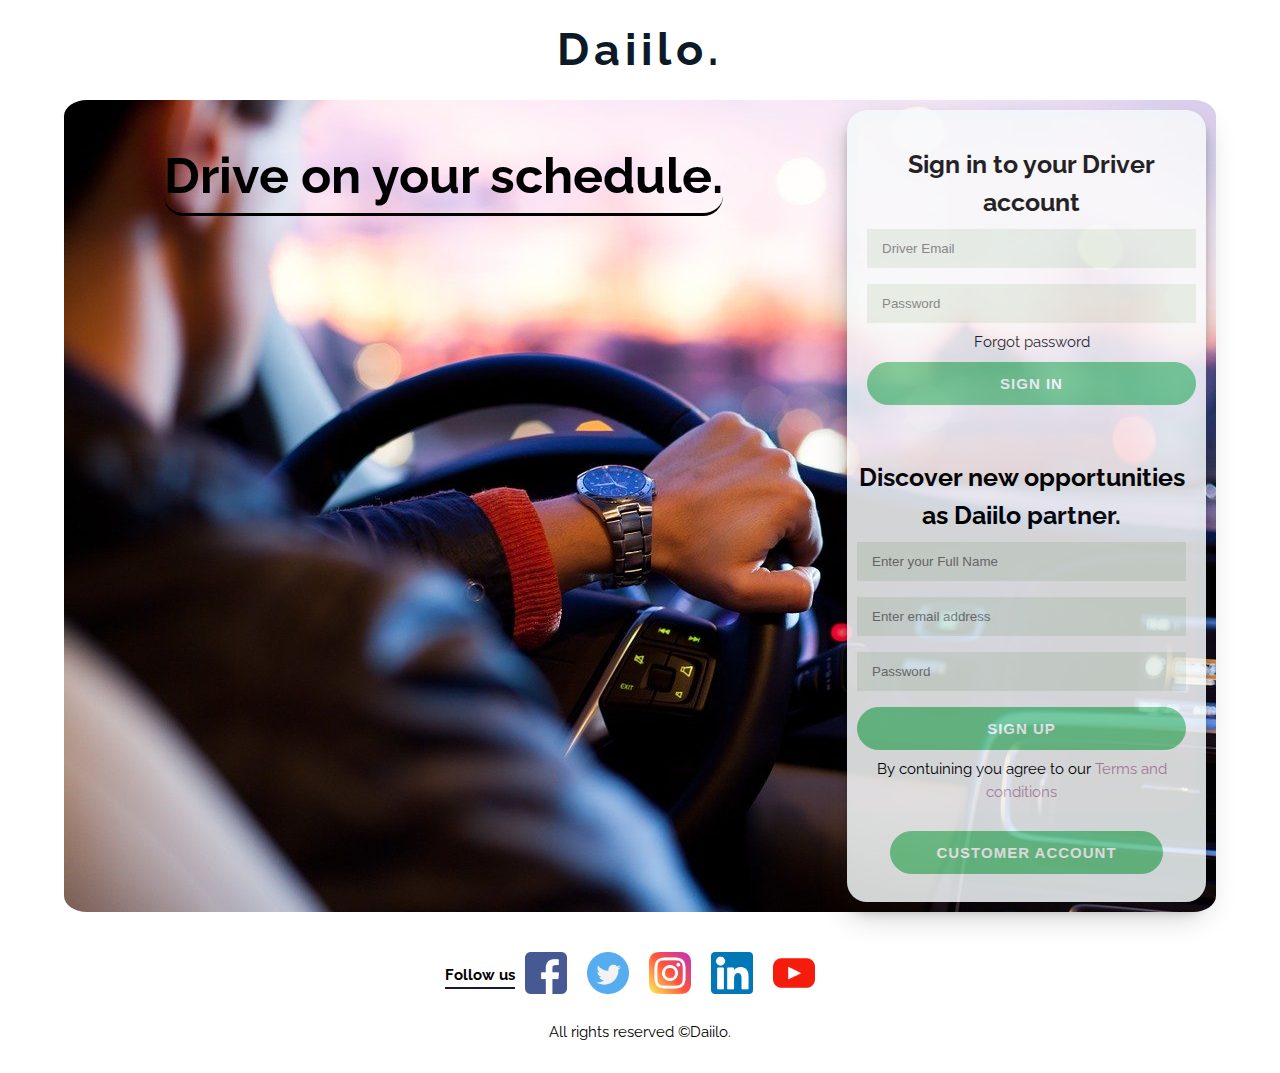
<file: Dsign_up.html>
<!DOCTYPE html>
<html lang="en">
<head>
    <meta charset="UTF-8">
    <meta name="viewport" content="width=<device-width>, initial-scale=1.0">
    <link rel="stylesheet" href="https://fonts.googleapis.com/css?family=Raleway">
    <title>Daiili. Driver Account</title>
    <link rel="stylesheet" href="/Style/dsignup.css">
</head>
<body>
    <header>
        <h1><a href="index.html">Daiilo.</a></h1>
    </header>
    <!-- form container -->
    <main>
    <div class="container">
        <div class="image_text">
            <h1>
                Drive on your schedule.
            </h1>
        </div>
        <div class="accounts">
            <div class="signin">
                <h2>Sign in to your Driver account</h2>
                <form action="#">
                    <input type="text" id="Username" placeholder="Driver Email">
                    <input type="password" id="password" placeholder="Password">
                    <a href="#">Forgot password</a>
                    <input class="btn" type="submit" value="Sign In">
                </form>
            </div>
            <div class="signup">
                <h2>Discover new opportunities as Daiilo partner.</h2>
                <form action="#">
                    <input type="text" id="name" placeholder="Enter your Full Name">
                    <input type="email" id="Username" placeholder="Enter email address">
                    <input type="password" id="password" placeholder="Password">
                    <input class="btn" type="submit" value="Sign Up">
                    <p>By contuining you agree to our <a href="#">Terms and conditions</a></p>
                </form>
            </div>
            <div class="drive">
                <a href="sign_up.html"><input class="btn" type="submit" value="Customer account"></a>
            </div>
        </div>
    </div>
    </main>
    <aside class="social">
        <p>Follow us</p>
        <a href=""><img src="img/facebook.png" alt="facebook" height="42" width="42"></a>
        <a href=""><img src="img/twitter.png" alt="twitter" height="42" width="42"></a>
        <a href=""><img src="img/instagram.png" alt="instagram" height="42" width="42"></a>
        <a href=""><img src="img/linkedin.png" alt="linkedin" height="42" width="42"></a>
        <a href=""><img src="img/youtube.png" alt="youtube" height="42" width="42"></a>
    </aside>
    <footer>
        <p>All rights reserved &copy;Daiilo.</p>
    </footer>
</body>
</html>
</file>
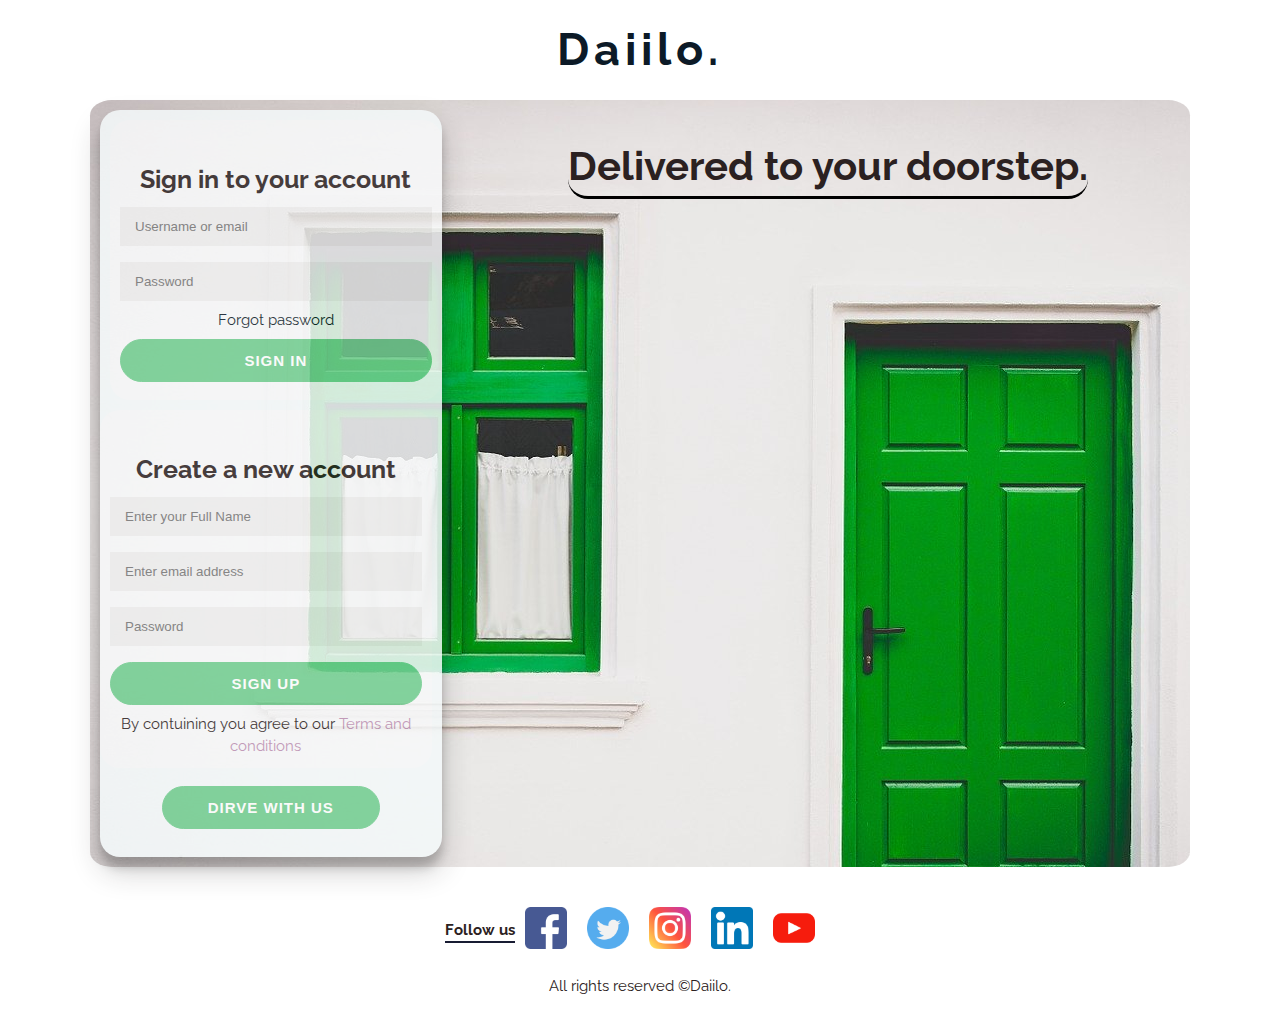
<file: sign_up.html>
<!DOCTYPE html>
<html lang="en">
<head>
    <meta charset="UTF-8">
    <meta name="viewport" content="width=<device-width>, initial-scale=1.0">
    <link rel="stylesheet" href="https://fonts.googleapis.com/css?family=Raleway">
    <title>Daiili. Account</title>
    <link rel="stylesheet" href="/Style/signup.css">
</head>
<body>
    <header>
        <h1><a href="index.html">Daiilo.</a></h1>
    </header>
    <!-- form container -->
    <main>
    <div class="container">
        <div class="accounts">
            <div class="signin">
                <h2>Sign in to your account</h2>
                <form action="#">
                    <input type="text" id="Username" placeholder="Username or email">
                    <input type="password" id="password" placeholder="Password">
                    <a href="#">Forgot password</a>
                    <input class="btn" type="submit" value="Sign In">
                </form>
            </div>
            <div class="signup">
                <h2>Create a new account</h2>
                <form action="#">
                    <input type="text" id="name" placeholder="Enter your Full Name">
                    <input type="email" id="Username" placeholder="Enter email address">
                    <input type="password" id="password" placeholder="Password">
                    <input class="btn" type="submit" value="Sign Up">
                    <p>By contuining you agree to our <a href="#">Terms and conditions</a></p>
                </form>
            </div>
            <div class="drive">
                <a href="Dsign_up.html"><input class="btn" type="submit" value="Dirve with us"></a>
            </div>
        </div>

        <div class="image_text">
            <h1>
                Delivered to your doorstep.
            </h1>
        </div>
    </div>
    </main>
    <aside class="social">
        <p>Follow us</p>
        <a href=""><img src="img/facebook.png" alt="facebook" height="42" width="42"></a>
        <a href=""><img src="img/twitter.png" alt="twitter" height="42" width="42"></a>
        <a href=""><img src="img/instagram.png" alt="instagram" height="42" width="42"></a>
        <a href=""><img src="img/linkedin.png" alt="linkedin" height="42" width="42"></a>
        <a href=""><img src="img/youtube.png" alt="youtube" height="42" width="42"></a>
    </aside>
    <footer>
        <p>All rights reserved &copy;Daiilo.</p>
    </footer>
</body>
</html>
</file>
<file: Style/dsignup.css>
*{
    box-sizing: border-box;
    margin: 0;
    padding: 0;
}

body{
    font-family: 'raleway', serif;
    background-color: linear-gradient(rgb(255, 255, 255), rgb(219, 240, 219));
    color: #000;
    font-size: 15px;
    line-height: 1.5;
    width: 90%;
   
    margin: auto;
    
}

a{
    color: rgb(12, 26, 39);
    text-decoration: none;
}

header{
    width: 100%;
    display: flex;
    align-items: center;
    justify-content: center;
    height: 100px;
    padding: 20px 0;
}

header h1{
    font-size: 45px;
    letter-spacing: 5px;
    transition: transform 100ms ease-in;
}

header h1:hover{
    transform: scale(1.1);    
}

header h1:active {
    transform: scale(0.80);
}

main{
    display: flex;
    justify-content: center;
    margin-bottom: 40px;
}

.container{
    height: auto;
    max-width: 100%;
    background-image: url(../img/Drive_2.jpg); 
    border: 1 px;
    border-radius: 2%;
    display: grid;
    grid-template-columns: 2fr 1fr;
    grid-gap: 1em;
}
.accounts{
    opacity: 0.85;
    margin: 10px;
    background-color:rgb(244, 249, 250);
	border-radius: 20px;
  	box-shadow: 0 14px 28px rgba(27, 24, 24, 0.25), 
			0 10px 10px rgba(0,0,0,0.22);
}

.image_text{
    display: flex;
    justify-content: center;
    align-items: flex-start;
    text-align: center;
    font-size: 25px;
    padding: 5%;
}

.image_text h1{
    border-radius: 20px;
    border-bottom: rgb(0, 0, 0) solid 3px;
}

form{
    display: flex;
    flex-direction: column;
    justify-content: center;
    align-items: center;
    text-align: center;
}

input {
	background-color: rgb(227, 235, 227);
	border: none;
	padding: 12px 15px;
	margin: 8px 0;
	width: 100%;
}

.btn {
    border: 1px solid rgb(113, 206, 144);
    border-radius: 55px;
	background-color: rgb(113, 206, 144);
	color: #FFFFFF;
	font-size: 15px;
	font-weight: bold;
	padding: 12px 45px;
    letter-spacing: 1px;
    cursor: pointer;
	text-transform: uppercase;
	transition: transform 100ms ease-in;
}

.btn:active {
    transform: scale(0.80);
}

.btn:focus {
    outline: none; 
}

.container h2{
    padding-top: 5%;
    font-size: 25px;
}

.signin{
    align-items: center;
    justify-content: center;
    text-align: center;
    margin:10px;
    padding:10px;
    border-radius: 20px;
    margin-right: 0;
    flex:1;
    box-sizing: border-box;
    background-color:#F8F9FA;
}

.signup{
    text-align: center;
    margin:10px;
    padding:10px;
    flex:1;
    border-radius: 20px;
    margin-left: 0;
    box-sizing: border-box;
    background-color: #F8F9FA;
}

.signup p a{
    color: rgb(188, 143, 178);
}

.drive{
    grid-column: 1/3;
    display: flex;
    justify-content: center;
    font-size: 20px;
    font-weight: 800;
    margin-bottom: 20px;
}

.social {
    display: flex;
    align-items: center;
    justify-content: center;
    margin: 20px 0 20px;
}

.social p{
    font-weight: bold;
    border-bottom: rgb(24, 28, 51) solid 2px;
}
  
.social * {
    margin-right: 10px;
}

footer{
    text-align: center;
    padding-bottom: 30px;
}
</file>
<file: Style/signup.css>
*{
    box-sizing: border-box;
    margin: 0;
    padding: 0;
}

body{
    font-family: 'raleway', serif;
    background-color: linear-gradient(rgb(209, 198, 198), rgb(220, 236, 220));
    color: rgb(43, 33, 33);
    font-size: 15px;
    line-height: 1.5;
    width: 90%;
    max-width: 1100px;
    margin: auto;
    
}

a{
    color: rgb(12, 26, 39);
    text-decoration: none;
}

header{
    width: 100%;
    display: flex;
    align-items: center;
    justify-content: center;
    height: 100px;
    padding: 20px 0;
}

header h1{
    font-size: 45px;
    letter-spacing: 5px;
    transition: transform 100ms ease-in;
}

header h1:hover{
    transform: scale(1.1);    
}

header h1:active {
    transform: scale(0.80);
}

main{
    display: flex;
    justify-content: center;
    margin-bottom: 40px;
}

.container{
    height: auto;
    max-width: 100%;
    background-image: url(../img/Door_1.jpg);
    border: 1 px;
    border-radius: 2%; 
    display: grid;
    grid-template-columns: 1fr 2fr;
    grid-gap: 1em;
}
.accounts{
    opacity: 0.85;
    margin: 10px;
    background-color:rgb(244, 249, 250);
	border-radius: 20px;
  	box-shadow: 0 14px 28px rgba(27, 24, 24, 0.25), 
			0 10px 10px rgba(0,0,0,0.22);
}

.image_text{
    display: flex;
    justify-content: center;
    align-items: flex-start;
    text-align: center;
    font-size: 20px;
    padding: 5%;
    
}

.image_text h1{
    border-radius: 20px;
    border-bottom: rgb(0, 0, 0) solid 3px;
}

form{
    display: flex;
    flex-direction: column;
    justify-content: center;
    align-items: center;
    text-align: center;
}

input {
	background-color: #eee;
	border: none;
	padding: 12px 15px;
	margin: 8px 0;
	width: 100%;
}

.btn {
    border: 1px solid rgb(113, 206, 144);
    border-radius: 55px;
	background-color: rgb(113, 206, 144);
	color: #FFFFFF;
	font-size: 15px;
	font-weight: bold;
	padding: 12px 45px;
    letter-spacing: 1px;
    cursor: pointer;
	text-transform: uppercase;
	transition: transform 100ms ease-in;
}

.btn:active {
    transform: scale(0.80);
}

.btn:focus {
    outline: none; 
}

.container h2{
    padding-top: 10%;
    font-size: 25px;
}

.signin{
    align-items: center;
    justify-content: center;
    text-align: center;
    margin:10px;
    padding:10px;
    border-radius: 20px;
    margin-right: 0;
    flex:1;
    box-sizing: border-box;
    background-color:#F8F9FA;
}

.signup{
    text-align: center;
    margin:10px;
    padding:10px;
    flex:1;
    border-radius: 20px;
    margin-left: 0;
    box-sizing: border-box;
    background-color: #F8F9FA;
}

.signup p a{
    color: rgb(188, 143, 178);
}

.drive{
    grid-column: 1/3;
    display: flex;
    justify-content: center;
    font-size: 20px;
    font-weight: 800;
    margin-bottom: 20px;
}

.social {
    display: flex;
    align-items: center;
    justify-content: center;
    margin: 20px 0 20px;
}

.social p{
    font-weight: bold;
    border-bottom: rgb(24, 28, 51) solid 2px;
}
  
.social * {
    margin-right: 10px;
}

footer{
    text-align: center;
    padding-bottom: 30px;
}
</file>
